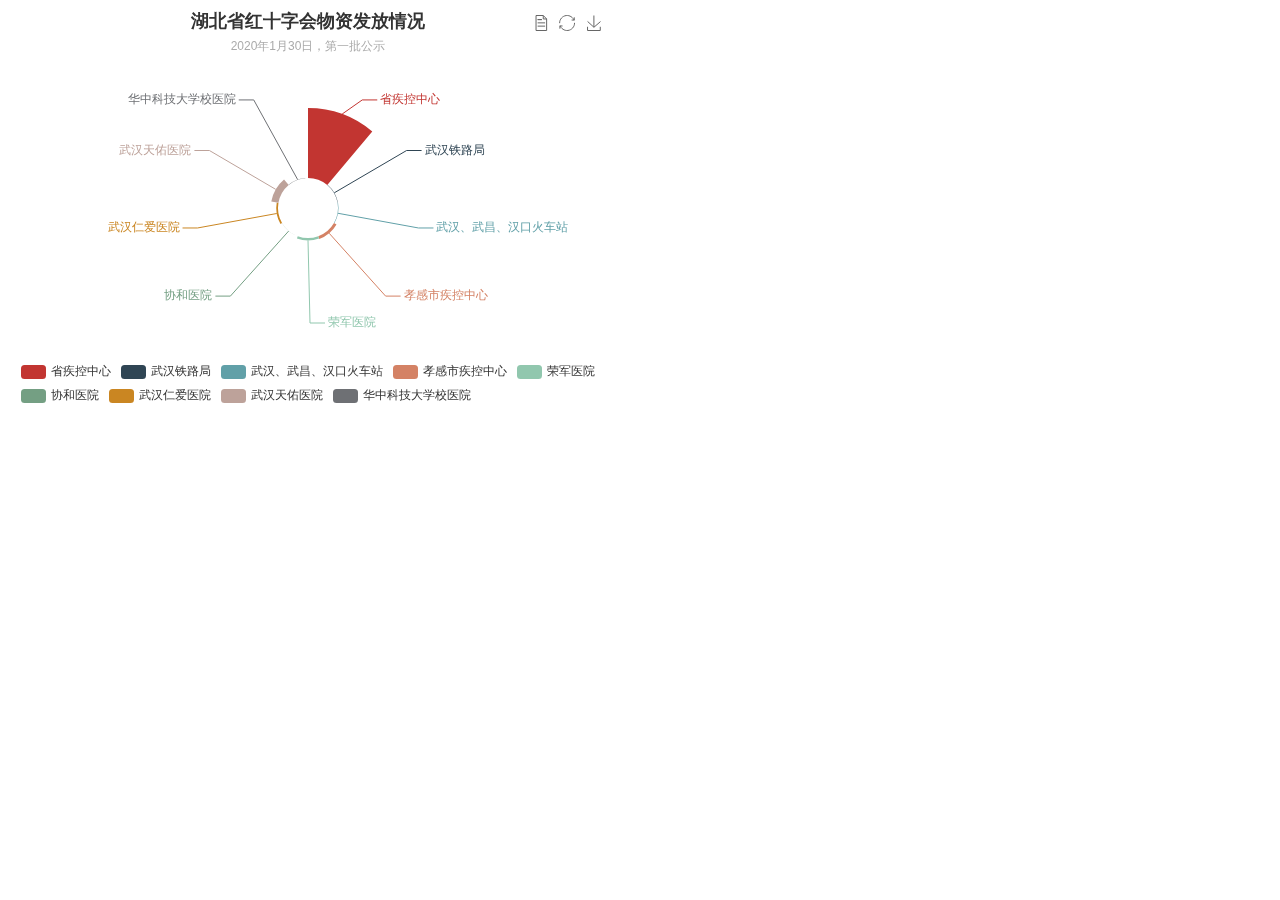
<file: mingxi.html>
<!DOCTYPE html>

<html>

<head>

    <meta charset="utf-8">

    <title>ECharts</title>

    <!-- 引入 echarts.js -->

    <script src="js/echarts.min.js"></script>

</head>

<body>

    <!-- 为ECharts准备一个具备大小（宽高）的Dom -->

    <div id="main" style="width: 600px;height:400px;"></div>

    <script type="text/javascript">

        // 基于准备好的dom，初始化echarts实例

        var myChart = echarts.init(document.getElementById('main'));



        // 指定图表的配置项和数据

       // 调试页面回打印出点击的节点名称
option = {
    title : {
        text: '湖北省红十字会物资发放情况',
        subtext: '2020年1月30日，第一批公示',
        x:'center'
    },
    tooltip : {
        trigger: 'item',
        formatter: "{a} <br/>{b} : {c} ({d}%)"
    },
    legend: {
        x : 'center',
        y : 'bottom',
        data:['省疾控中心','武汉铁路局','武汉、武昌、汉口火车站','孝感市疾控中心','荣军医院','协和医院','武汉仁爱医院','武汉天佑医院','华中科技大学校医院']
    },
    toolbox: {
        show : true,
        feature : {
            mark : {show: true},
            dataView : {show: true, readOnly: false},
            magicType : {
                show: true,
                type: ['pie', 'funnel']
            },
            restore : {show: true},
            saveAsImage : {show: true}
        }
    },
    calculable : true,
    series : [
        
        {
            name:'面积模式',
            type:'pie',
            radius : [30, 100],
            center : ['50%', '50%'],
            roseType : 'area',
            data:[
                {value:717.9, name:'省疾控中心'},
                {value:3.46, name:'武汉铁路局'},
                {value:5, name:'武汉、武昌、汉口火车站'},
                {value:29.86, name:'孝感市疾控中心'},
                {value:24.61, name:'荣军医院'},
                {value:1.2, name:'协和医院'},
                {value:18, name:'武汉仁爱医院'},
                {value:74.7, name:'武汉天佑医院'},
                {value:2.3, name:'华中科技大学校医院'}
            ]
        }
    ]
};

        //
 myChart.setOption(option);

    </script>

</body>

</html>
</file>
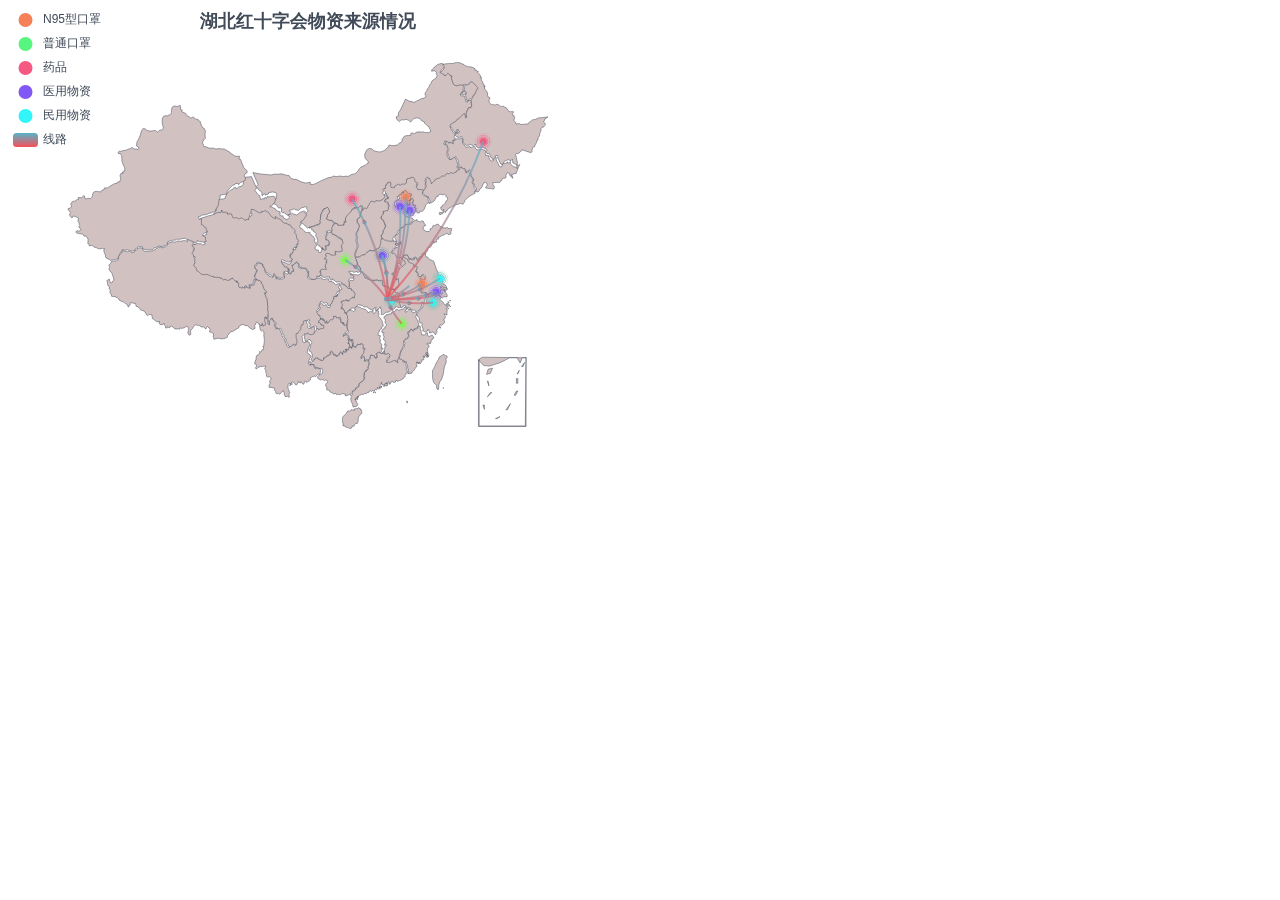
<file: zhongguoditu.html>
<!DOCTYPE html>

<html>

<head>

    <meta charset="utf-8">

    <title>ECharts</title>
    <link rel="stylesheet" type="text/css" href="assets/style.css">
    <!-- 引入 echarts.js -->

    <script src="js/echarts.min.js"></script>
    <script src="js/china.js"></script>
    <script src="js/jquery.min.js"></script>
    
</head>

<body>

    <!-- 为ECharts准备一个具备大小（宽高）的Dom -->

    <div id="main" style="width: 600px;height:  475px;"></div>

    <script type="text/javascript">

        // 基于准备好的dom，初始化echarts实例

        var myChart = echarts.init(document.getElementById('main'));



        // 指定图表的配置项和数据

       // 调试页面回打印出点击的节点名称
var allData = {
    "citys1": [{
            "name": "黑龙江红十字会",
            "value": [126.630807, 45.724933, 110.000000],
            "symbolSize": 7,
            "itemStyle": {
                "normal": {
                    "color": "#F55881"
                }
            }
        },{
            "name": "河北以岭药业有限公司",
            "value": [109.838129, 40.183354, 500.000000],
            "symbolSize": 7,
            "itemStyle": {
                "normal": {
                    "color": "#F55881"
                }
            }
        }],
    "citys2": [ {
            "name": "江西华强医疗器械有限公司",
            "value": [116.171115, 28.220810, 4.500000],
            "symbolSize": 7,
            "itemStyle": {
                "normal": {
                    "color": "#81F558"
                }
            }
        },

        {
            "name": "陕西韩女士",
            "value": [108.939037, 34.343423, 1.200000],
            "symbolSize": 7,
            "itemStyle": {
                "normal": {
                    "color": "#81F558"
                }
            }
        },

        {
            "name": "河南省红十字会",
            "value": [113.686320, 34.777110, 14.930000],
            "symbolSize": 7,
            "itemStyle": {
                "normal": {
                    "color": "#81F558"
                }
            }
        }],
    "citys3": [{
            "name": "河南省红十字会",
            "value": [113.686320, 34.777110, 14.927000],
            "symbolSize": 7,
            "itemStyle": {
                "normal": {
                    "color": "#8158F5"
                }
            }
        },

       

        {
            "name": "天津市红十字会",
            "value": [117.186333, 39.125004, 20.110000],
            "symbolSize": 7,
            "itemStyle": {
                "normal": {
                    "color": "#8158F5"
                }
            }
        },

        

        {
            "name": "涿州华诺救生装备有限公司",
            "value": [115.952941, 39.482574, 2.300000],
            "symbolSize": 7,
            "itemStyle": {
                "normal": {
                    "color": "#8158F5"
                }
            }
        },

        {
            "name": "苏州宝集沣生物科技有限公司",
            "value": [120.585868, 31.281277, 56.700000],
            "symbolSize": 7,
            "itemStyle": {
                "normal": {
                    "color": "#8158F5"
                }
            }
        }],
    "citys4": [{
            "name": "湖北稳健集团",
            "value": [114.913858, 30.463724, 1.000000],
            "symbolSize": 7,
            "itemStyle": {
                "normal": {
                    "color": "#58F581"
                }
            }
        },{
            "name": "安徽惟北大鱼环保科技有限公司",
            "value": [117.152594, 31.860424, 5.000000],
            "symbolSize": 7,
            "itemStyle": {
                "normal": {
                    "color": "#58F581"
                }
            }
        },{
            "name": "上海宇昂科技王宇董事长",
            "value": [121.432278, 31.167684, 4.900000],
            "symbolSize": 7,
            "itemStyle": {
                "normal": {
                    "color": "#58F581"
                }
            }
        }],
    "citys4": [{
            "name": "北京森根比亚生物工程技术有限公司",
            "value": [116.674608, 40.360543, 36.000000],
            "symbolSize": 7,
            "itemStyle": {
                "normal": {
                    "color": "#F58158"
                }
            }
        },{
            "name": "中国科学院王中林院士",
            "value": [118.769008, 32.054745, 20.000000],
            "symbolSize": 7,
            "itemStyle": {
                "normal": {
                    "color": "#F58158"
                }
            }
        },{
            "name": "杭州占戈贸易有限公司",
            "value": [120.218587, 30.260936, 7.000000],
            "symbolSize": 7,
            "itemStyle": {
                "normal": {
                    "color": "#F58158"
                }
            }
        },

        {
            "name": "江苏新农科技有限公司",
            "value": [121.063256, 32.536145, 76.000000],
            "symbolSize": 7,
            "itemStyle": {
                "normal": {
                    "color": "#F58158"
                }
            }
        },

        {
            "name": "湖北稳健集团",
            "value": [114.913858, 30.463724, 2.460000],
            "symbolSize": 7,
            "itemStyle": {
                "normal": {
                    "color": "#F58158"
                }
            }
        }],
    "citys5": [{
            "name": "杭州占戈贸易有限公司",
            "value": [120.218587, 30.260936, 7.000000],
            "symbolSize": 7,
            "itemStyle": {
                "normal": {
                    "color": "#31F5F8"
                }
            }
        },

        {
            "name": "江苏新农科技有限公司",
            "value": [121.063256, 32.536145, 76.000000],
            "symbolSize": 7,
            "itemStyle": {
                "normal": {
                    "color": "#31F5F8"
                }
            }
        },

        {
            "name": "湖北稳健集团",
            "value": [114.913858, 30.463724, 2.460000],
            "symbolSize": 7,
            "itemStyle": {
                "normal": {
                    "color": "#31F5F8"
                }
            }
        }],
    "moveLines": [{
            "fromName": "河北以岭药业有限公司",
            "toName": "武汉",
            "coords": [
                [109.838129, 40.183354],
                [114.305393, 30.593099]
            ]
        },

        {
            "fromName": "上海宇昂科技王宇董事长",
            "toName": "武汉",
            "coords": [
                [121.432278, 31.167684],
                [114.305393, 30.593099]
            ]
        },

        {
            "fromName": "杭州占戈贸易有限公司",
            "toName": "武汉",
            "coords": [
                [120.218587, 30.260936],
                [114.305393, 30.593099]
            ]
        },

        {
            "fromName": "江苏新农科技有限公司",
            "toName": "武汉",
            "coords": [
                [121.063256, 32.536145],
                [114.305393, 30.593099]
            ]
        },

        {
            "fromName": "湖北稳健集团",
            "toName": "武汉",
            "coords": [
                [114.913858, 30.463724],
                [114.305393, 30.593099]
            ]
        },

        {
            "fromName": "湖北稳健集团",
            "toName": "武汉",
            "coords": [
                [114.913858, 30.463724],
                [114.305393, 30.593099]
            ]
        },

        {
            "fromName": "中国科学院王中林院士",
            "toName": "武汉",
            "coords": [
                [118.769008, 32.054745],
                [114.305393, 30.593099]
            ]
        },

        {
            "fromName": "安徽惟北大鱼环保科技有限公司",
            "toName": "武汉",
            "coords": [
                [117.152594, 31.860424],
                [114.305393, 30.593099]
            ]
        },

        {
            "fromName": "黑龙江红十字会",
            "toName": "武汉",
            "coords": [
                [126.630807, 45.724933],
                [114.305393, 30.593099]
            ]
        },

        {
            "fromName": "河南省红十字会",
            "toName": "武汉",
            "coords": [
                [113.686320, 34.777110],
                [114.305393, 30.593099]
            ]
        },

        {
            "fromName": "河南省红十字会",
            "toName": "武汉",
            "coords": [
                [113.686320, 34.777110],
                [114.305393, 30.593099]
            ]
        },

        {
            "fromName": "江西华强医疗器械有限公司",
            "toName": "武汉",
            "coords": [
                [116.171115, 28.220810],
                [114.305393, 30.593099]
            ]
        },

        {
            "fromName": "陕西韩女士",
            "toName": "武汉",
            "coords": [
                [108.939037, 34.343423],
                [114.305393, 30.593099]
            ]
        },

        {
            "fromName": "天津市红十字会",
            "toName": "武汉",
            "coords": [
                [117.186333, 39.125004],
                [114.305393, 30.593099]
            ]
        },

        {
            "fromName": "北京森根比亚生物工程技术有限公司",
            "toName": "武汉",
            "coords": [
                [116.674608, 40.360543],
                [114.305393, 30.593099]
            ]
        },

        {
            "fromName": "涿州华诺救生装备有限公司",
            "toName": "武汉",
            "coords": [
                [115.952941, 39.482574],
                [114.305393, 30.593099]
            ]
        },

        {
            "fromName": "苏州宝集沣生物科技有限公司",
            "toName": "武汉",
            "coords": [
                [120.585868, 31.281277],
                [114.305393, 30.593099]
            ]
        }]
};

option = {
    backgroundColor: '#ffffff',
    title: {
        text: '湖北红十字会物资来源情况',
        left: 'center',
        textStyle: {
            color: '#404a59'
        }
    },
    legend: {
        show: true,
        orient: 'vertical',
        top: 'top',
        left: 'left',
        data: ['N95型口罩','普通口罩','药品', '医用物资','民用物资', '线路'],
        textStyle: {
            color: '#404a59'
        }
    },
    geo: {
        map: 'china',
        label: {
            emphasis: {
                show: false
            }
        },
        roam: true,
        itemStyle: {
            normal: {
                areaColor: '#d2c1c1',
                borderColor: '#404a59'
            },
            emphasis: {
                areaColor: '#c23531'
            }
        }
    },
    series: [{
        name: 'N95型口罩',
        type: 'effectScatter',
        coordinateSystem: 'geo',
        zlevel: 2,
        rippleEffect: {
            brushType: 'stroke'
        },
        label: {
            emphasis: {
                show: true,
                position: 'right',
                formatter: '{b}'
            }
        },
        symbolSize: 2,
        showEffectOn: 'render',
        itemStyle: {
            normal: {
                color: '#F58158'
            }
        },
        data: allData.citys4
    }, {
        name: '普通口罩',
        type: 'effectScatter',
        coordinateSystem: 'geo',
        zlevel: 2,
        rippleEffect: {
            brushType: 'stroke'
        },
        label: {
            emphasis: {
                show: true,
                position: 'right',
                formatter: '{b}'
            }
        },
        symbolSize: 2,
        showEffectOn: 'render',
        itemStyle: {
            normal: {
                color: '#58F581'
            }
        },
        data: allData.citys2
    }, {
        name: '药品',
        type: 'effectScatter',
        coordinateSystem: 'geo',
        zlevel: 2,
        rippleEffect: {
            brushType: 'stroke'
        },
        label: {
            emphasis: {
                show: true,
                position: 'right',
                formatter: '{b}'
            }
        },
        symbolSize: 2,
        showEffectOn: 'render',
        itemStyle: {
            normal: {
                color: '#F55881'
            }
        },
        data: allData.citys1
    }, {
        name: '医用物资',
        type: 'effectScatter',
        coordinateSystem: 'geo',
        zlevel: 2,
        rippleEffect: {
            brushType: 'stroke'
        },
        label: {
            emphasis: {
                show: true,
                position: 'right',
                formatter: '{b}'
            }
        },
        symbolSize: 2,
        showEffectOn: 'render',
        itemStyle: {
            normal: {
                color: '#8158F5'
            }
        },
        data: allData.citys3
    }, {
        name: '民用物资',
        type: 'effectScatter',
        coordinateSystem: 'geo',
        zlevel: 2,
        rippleEffect: {
            brushType: 'stroke'
        },
        label: {
            emphasis: {
                show: true,
                position: 'right',
                formatter: '{b}'
            }
        },
        symbolSize: 2,
        showEffectOn: 'render',
        itemStyle: {
            normal: {
                color: '#31F5F8'
            }
        },
        data: allData.citys5
    }, {
        name: '线路',
        type: 'lines',
        coordinateSystem: 'geo',
        zlevel: 12,
        large: true,
        effect: {
            show: true,
            constantSpeed: 30,
            symbol: 'pin',
            symbolSize: 7,
            trailLength: 0,
        },
        lineStyle: {
            normal: {
                color: new echarts.graphic.LinearGradient(0, 0, 0, 1, [{
                    offset: 0,
                    color: '#58B3CC'
                }, {
                    offset: 1,
                    color: '#F55158'
                }], false),
                width: 2,
                opacity: 0.7,
                curveness: 0.1
            }
        },
        data: allData.moveLines
    }]
};
        //
 myChart.setOption(option);

    </script>

</body>

</html>
</file>
<file: assets/style.css>
.changedata {

	z-index: 999;

	height: 40px;

	width: 90px;

	position: absolute;

	border-radius: 5px;

	text-align: center;

	line-height: 40px;

	background-color: black;

	color: whitesmoke;

	cursor: pointer;

	font-size: 10px;

}



.change_1 {

	left: 20px;

	top: 80px;

}



.change_2 {

	left: 20px;

	top: 140px;

}



.change_3 {

	left: 20px;

	top: 200px;

}



.change_4 {

	left: 20px;

	top: 260px;

}



.change_5 {

	left: 20px;

	top: 320px;

}



.change_6 {

    left: 20px;

    top: 380px;

}



.change_7 {

    left: 20px;

    top: 440px;

}



.change_8 {

    left: 20px;

    top: 500px;

}



.git_link {

	bottom: 30px;

	display: flex;

	background-color: dimgray;

	justify-content: center;

	align-items: center;

	text-align: center;

	width: 60px;

	height: 30px;

	left: 35px;

}



.git_link img {

	align-items: center;

}



.live {

	top: 70px;

	right: 10px;

	display: flex;

	background-color: rgba(0, 0, 0, 0);

	justify-content: center;

	align-items: center;

	text-align: center;

	width: 80px;

	height: 30px;

}



.live img {

	align-items: center;

}
</file>
